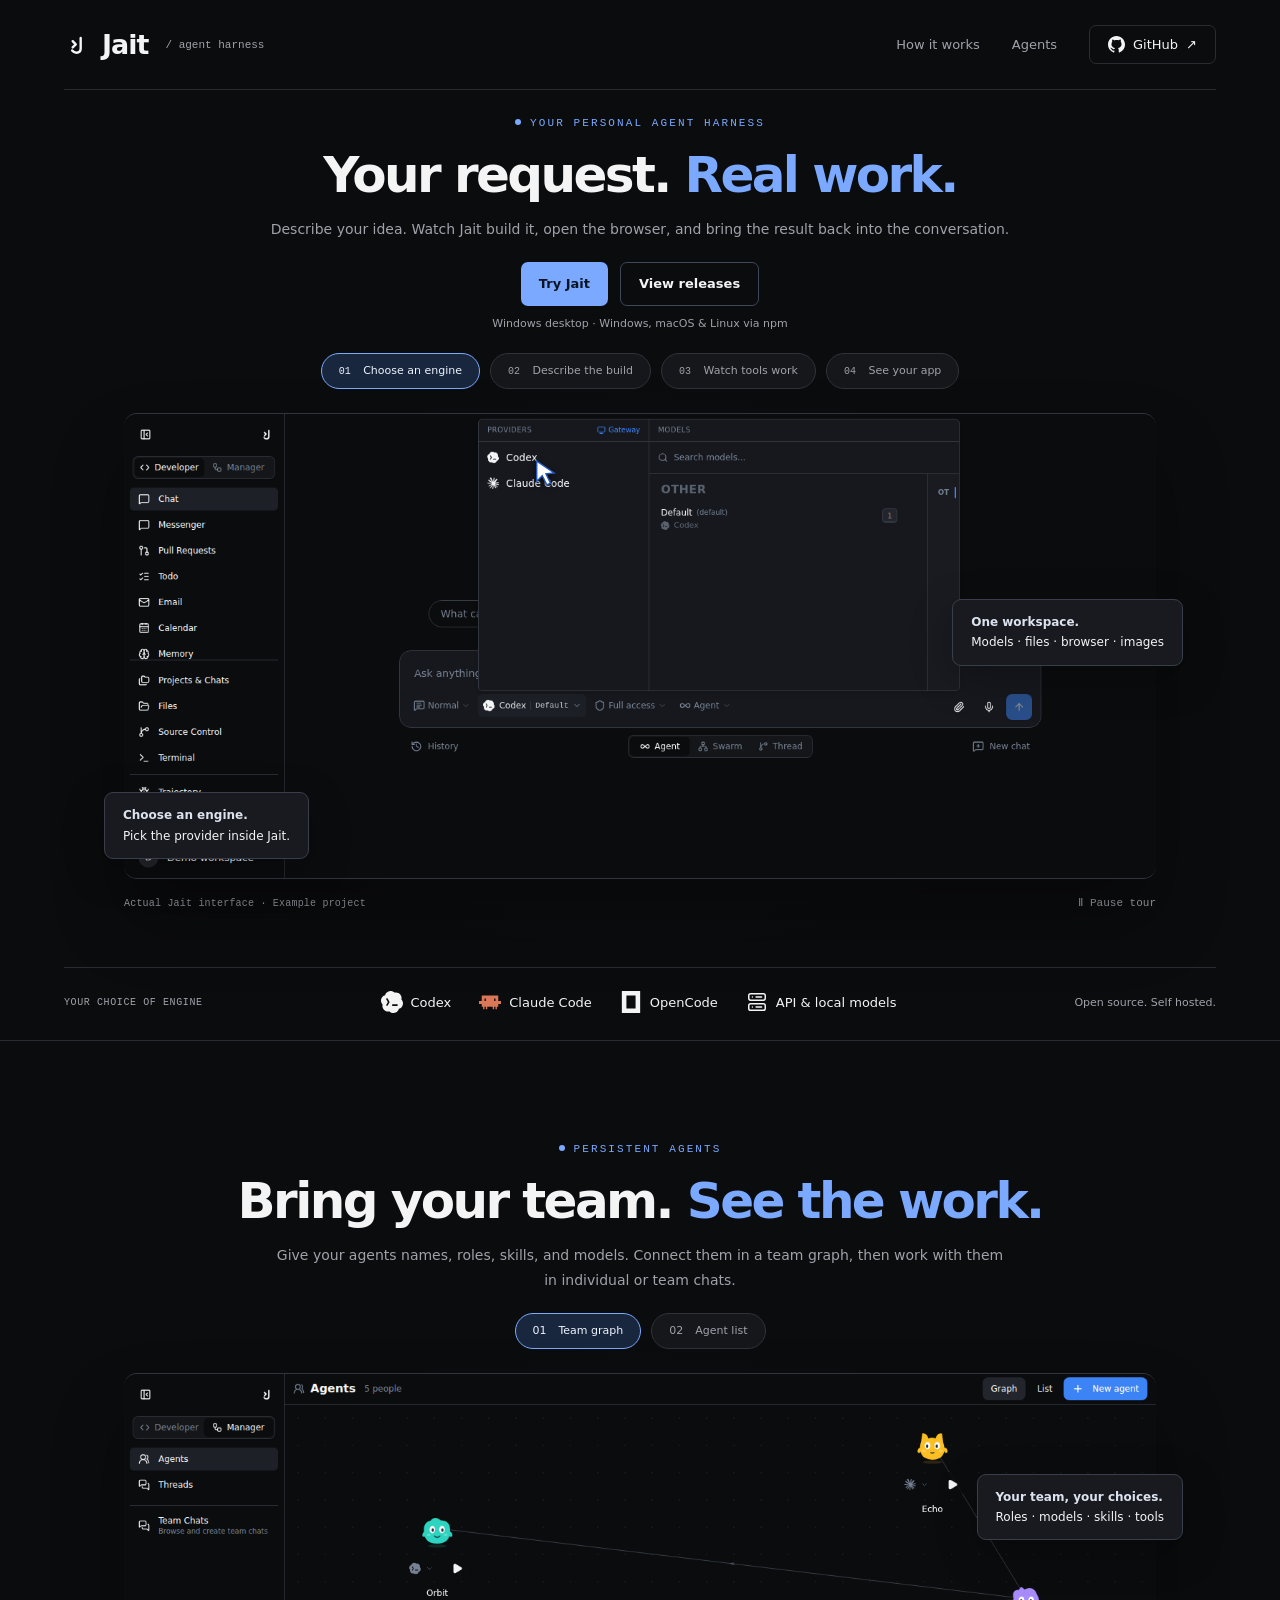
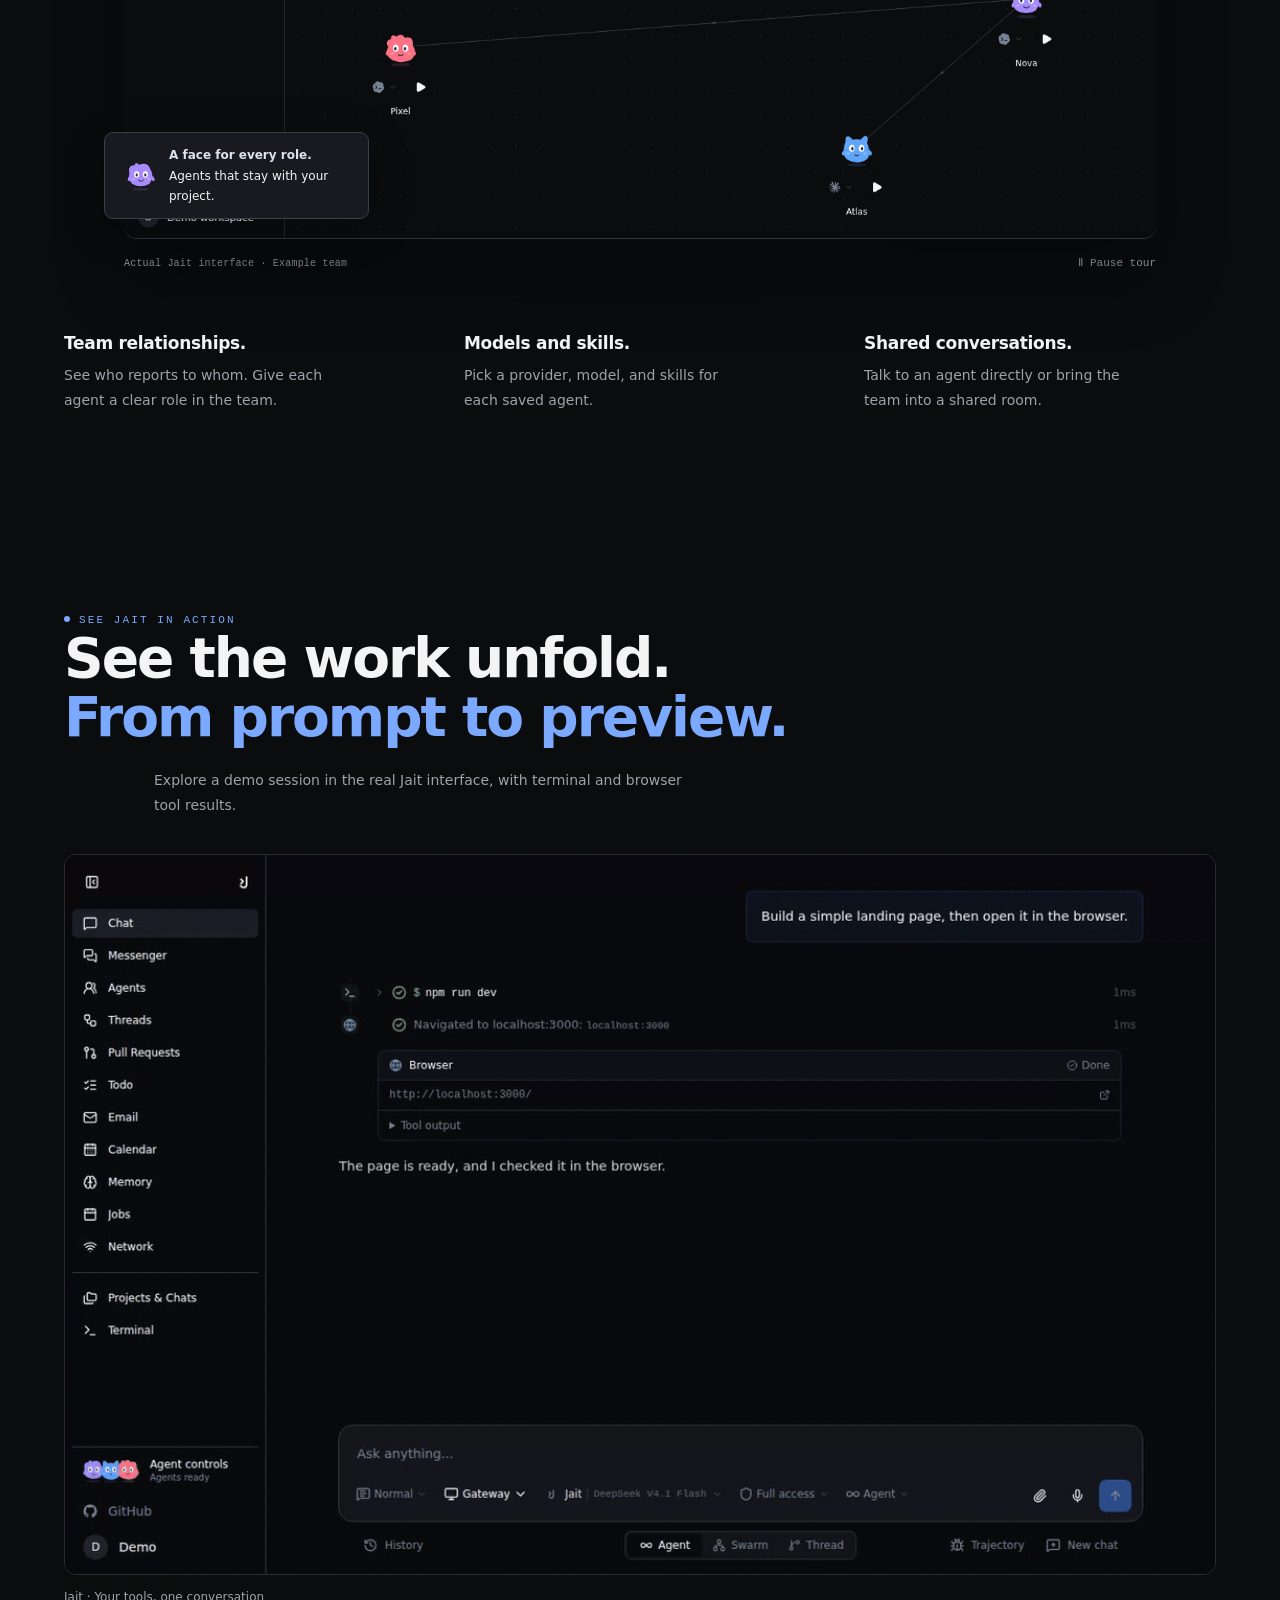
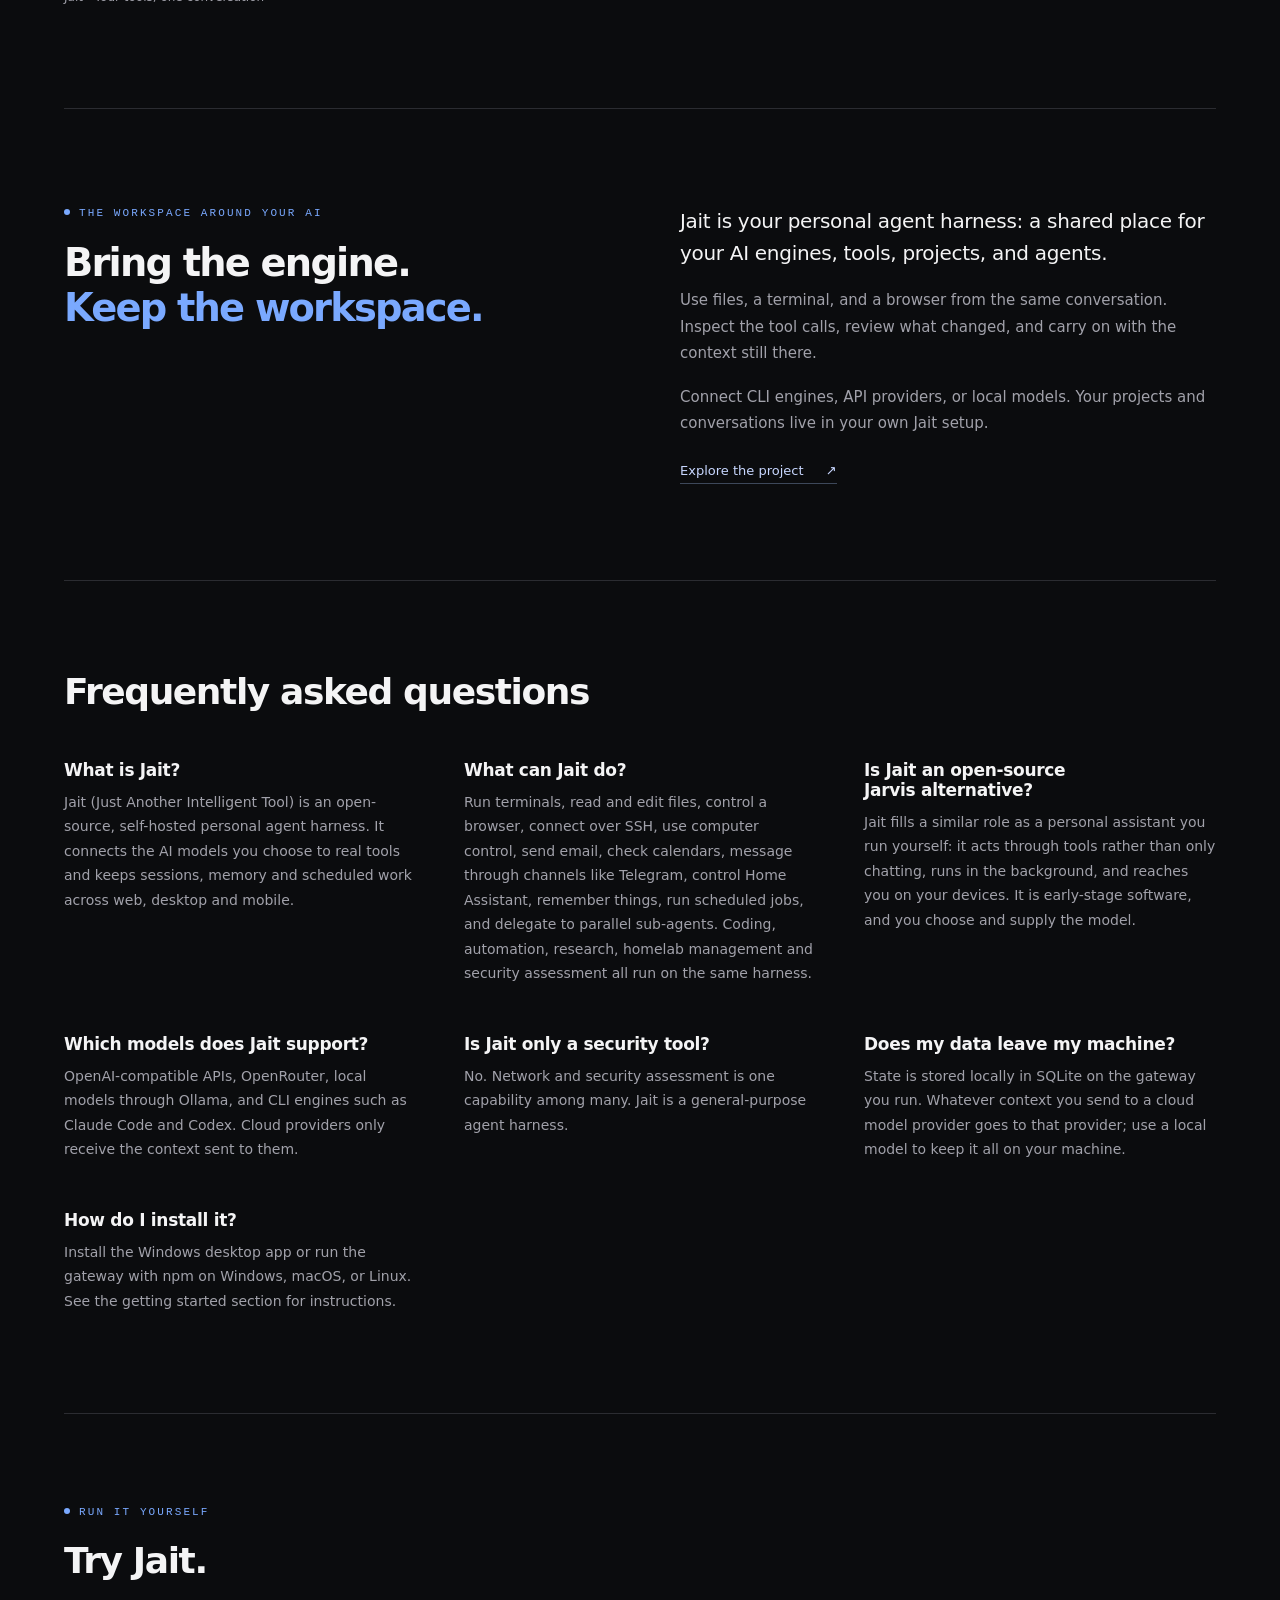
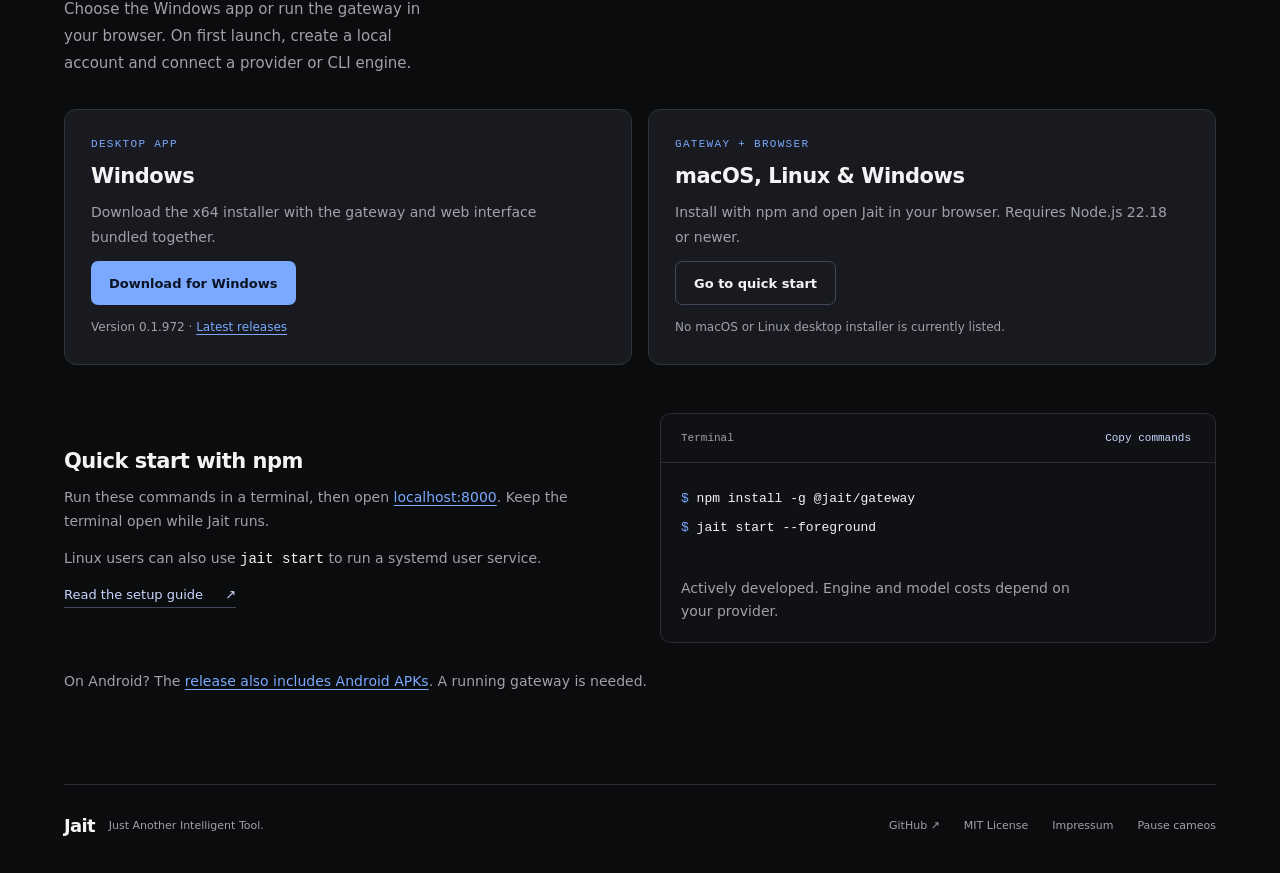
<file: index.html>
<!doctype html>
<html lang="en">
<head>
  <meta charset="utf-8">
  <meta name="viewport" content="width=device-width, initial-scale=1">
  <meta name="color-scheme" content="dark">
  <title>Jait — Your personal Agent harness. Open-source and self-hosted</title>
  <meta name="description" content="Jait is an open-source, self-hosted personal agent harness. Connect the AI models you choose to a terminal, files, browser, SSH, email, calendar, messaging, memory and scheduled jobs, with persistent agents and consent controls.">
  <meta name="keywords" content="agent harness, personal AI agent, self-hosted AI assistant, open source Jarvis alternative, AI agent framework, local-first AI, MCP, Claude Code, Codex, Ollama">
  <link rel="canonical" href="https://jait.dev/">
  <link rel="icon" href="/icon.svg" type="image/svg+xml">
  <link rel="apple-touch-icon" href="/apple-touch-icon.png">
  <meta name="robots" content="index, follow, max-image-preview:large">
  <meta property="og:site_name" content="Jait">
  <meta property="og:type" content="website">
  <meta property="og:url" content="https://jait.dev/">
  <meta property="og:title" content="Jait — Your personal Agent harness. Open-source and self-hosted">
  <meta property="og:description" content="Your personal Agent harness: bring your own models, give them real tools, and work with persistent agents. Open source. Self hosted.">
  <meta property="og:image" content="https://jait.dev/assets/jait-social.png?v=20261016-icons">
  <meta property="og:image:width" content="1200">
  <meta property="og:image:height" content="630">
  <meta property="og:image:alt" content="Jait's workspace with an interactive walkthrough of building and previewing a web page">
  <meta name="twitter:card" content="summary_large_image">
  <meta name="twitter:title" content="Jait — Your personal Agent harness. Open-source and self-hosted">
  <meta name="twitter:description" content="Your personal Agent harness. Open source, self-hosted: your models, real tools, persistent agents.">
  <meta name="twitter:image" content="https://jait.dev/assets/jait-social.png?v=20261016-icons">
  <link rel="stylesheet" href="/assets/site.css?v=20261115-install">
  <link rel="preload" href="/assets/walkthrough/desktop-01-engine.webp" as="image" media="(min-width: 641px)">
  <link rel="preload" href="/assets/walkthrough/mobile-01-engine.webp" as="image" media="(max-width: 640px)">
  <script type="application/ld+json">{"@context":"https://schema.org","@graph":[{"@type":"SoftwareApplication","name":"Jait","alternateName":["Just Another Intelligent Tool","Jait agent harness"],"url":"https://jait.dev/","applicationCategory":"DeveloperApplication","applicationSubCategory":"AI agent harness","operatingSystem":"Linux, macOS, Windows","description":"Jait is an open-source, self-hosted personal agent harness. Connect the AI models you choose to a terminal, files, browser, SSH, email, calendar, messaging, memory and scheduled jobs, with persistent agents and consent controls.","codeRepository":"https://github.com/Widev-e-U/Jait","license":"https://github.com/Widev-e-U/Jait/blob/main/LICENSE","isAccessibleForFree":true,"featureList":["Bring your own model: OpenAI-compatible, OpenRouter, Ollama, Claude Code, Codex","Terminal, filesystem and browser tools","SSH and computer control","Email, calendar, messaging and Home Assistant","Semantic memory, reminders and scheduled jobs","Persistent agents and parallel sub-agents","Per-action consent controls","Web, desktop and mobile clients"],"offers":{"@type":"Offer","price":"0","priceCurrency":"USD"}},{"@type":"WebSite","name":"Jait","url":"https://jait.dev/"},{"@type":"FAQPage","mainEntity":[{"@type":"Question","name":"What is Jait?","acceptedAnswer":{"@type":"Answer","text":"Jait (Just Another Intelligent Tool) is an open-source, self-hosted personal agent harness. It connects the AI models you choose to real tools and keeps sessions, memory and scheduled work across web, desktop and mobile."}},{"@type":"Question","name":"What can Jait do?","acceptedAnswer":{"@type":"Answer","text":"Run terminals, read and edit files, control a browser, connect over SSH, use computer control, send email, check calendars, message through channels like Telegram, control Home Assistant, remember things, run scheduled jobs, and delegate to parallel sub-agents. Coding, automation, research, homelab management and security assessment all run on the same harness."}},{"@type":"Question","name":"Is Jait an open-source Jarvis alternative?","acceptedAnswer":{"@type":"Answer","text":"Jait fills a similar role as a personal assistant you run yourself: it acts through tools rather than only chatting, runs in the background, and reaches you on your devices. It is early-stage software, and you choose and supply the model."}},{"@type":"Question","name":"Which models does Jait support?","acceptedAnswer":{"@type":"Answer","text":"OpenAI-compatible APIs, OpenRouter, local models through Ollama, and CLI engines such as Claude Code and Codex. Cloud providers only receive the context sent to them."}},{"@type":"Question","name":"Is Jait only a security tool?","acceptedAnswer":{"@type":"Answer","text":"No. Network and security assessment is one capability among many. Jait is a general-purpose agent harness."}},{"@type":"Question","name":"Does my data leave my machine?","acceptedAnswer":{"@type":"Answer","text":"State is stored locally in SQLite on the gateway you run. Whatever context you send to a cloud model provider goes to that provider; use a local model to keep it all on your machine."}},{"@type":"Question","name":"How do I install it?","acceptedAnswer":{"@type":"Answer","text":"Install the Windows desktop app or run the gateway with npm on Windows, macOS, or Linux. See the getting started section for instructions."}}]}]}</script>
  <script src="/assets/site.js?v=20261115-install" defer></script>
  <script src="/assets/agent-cameos.js?v=20261016-cameo-frequency" defer></script>
</head>
<body>
  <a class="skip-link" href="#main">Skip to content</a>
  <header class="site-header">
    <nav class="nav content" aria-label="Main navigation">
      <a class="brand" href="/" aria-label="Jait home"><svg viewBox="0 0 1024 1024" aria-hidden="true"><path d="M318 372 430 486 318 600M610 258V642C610 734 549 796 455 796 393 796 338 766 299 715" fill="none" stroke="currentColor" stroke-width="88" stroke-linecap="round" stroke-linejoin="round"/></svg><span>Jait</span><span class="brand-note">/ agent harness</span></a>
      <div class="nav-links"><a href="#how">How it works</a><a href="#agents">Agents</a><a class="github-link" href="https://github.com/Widev-e-U/Jait"><svg class="github-icon" aria-hidden="true" focusable="false" fill="currentColor" xmlns="http://www.w3.org/2000/svg" width="16" height="16" viewBox="0 0 16 16"><path d="M6.766 11.328c-2.063-.25-3.516-1.734-3.516-3.656 0-.781.281-1.625.75-2.188-.203-.515-.172-1.609.063-2.062.625-.078 1.468.25 1.968.703.594-.187 1.219-.281 1.985-.281.765 0 1.39.094 1.953.265.484-.437 1.344-.765 1.969-.687.218.422.25 1.515.046 2.047.5.593.766 1.39.766 2.203 0 1.922-1.453 3.375-3.547 3.64.531.344.89 1.094.89 1.954v1.625c0 .468.391.734.86.547C13.781 14.359 16 11.53 16 8.03 16 3.61 12.406 0 7.984 0 3.563 0 0 3.61 0 8.031a7.88 7.88 0 0 0 5.172 7.422c.422.156.828-.125.828-.547v-1.25c-.219.094-.5.156-.75.156-1.031 0-1.64-.562-2.078-1.609-.172-.422-.36-.672-.719-.719-.187-.015-.25-.093-.25-.187 0-.188.313-.328.625-.328.453 0 .844.281 1.25.86.313.452.64.655 1.031.655s.641-.14 1-.5c.266-.265.47-.5.657-.656"/></svg><span>GitHub</span><span aria-hidden="true">↗</span></a></div>
    </nav>
  </header>
  <main id="main">
    <section class="hero" id="how" aria-labelledby="hero-title">
      <div class="section-intro">
        <p class="eyebrow">Your personal Agent harness</p>
        <h1 id="hero-title"><span>Your request.</span> <span class="accent">Real work.</span></h1>
        <p class="description">Describe your idea. Watch Jait build it, open the browser, and bring the result back into the conversation.</p>
        <div class="hero-actions"><a class="primary-action" href="#get-started">Try Jait</a><a class="secondary-action" href="https://github.com/Widev-e-U/Jait/releases/latest">View releases</a></div>
        <p class="hero-platforms">Windows desktop · Windows, macOS &amp; Linux via npm</p>
      </div>
      <div class="tour-controls">
        <div class="tabs" role="tablist" aria-label="Walkthrough steps">
          <button class="tab active" id="tour-step-0" role="tab" aria-selected="true" aria-controls="tour-panel" data-step="0"><span class="step-number">01</span> Choose an engine</button>
          <button class="tab" id="tour-step-1" role="tab" aria-selected="false" aria-controls="tour-panel" tabindex="-1" data-step="1"><span class="step-number">02</span> Describe the build</button>
          <button class="tab" id="tour-step-2" role="tab" aria-selected="false" aria-controls="tour-panel" tabindex="-1" data-step="2"><span class="step-number">03</span> Watch tools work</button>
          <button class="tab" id="tour-step-3" role="tab" aria-selected="false" aria-controls="tour-panel" tabindex="-1" data-step="3"><span class="step-number">04</span> See your app</button>
        </div>
      </div>
      <div class="demo tour-demo" id="tour-panel" role="tabpanel" aria-labelledby="tour-step-0">
        <div class="media-window">
          <button class="image-button" id="tour-expand" aria-label="Enlarge the Jait walkthrough image">
            <picture><source id="tour-mobile" media="(max-width: 640px)" srcset="/assets/walkthrough/mobile-01-engine.webp"><img id="tour-image" src="/assets/walkthrough/desktop-01-engine.webp" width="1440" height="650" alt="Jait's provider picker, with Codex and Claude Code available" fetchpriority="high"></picture>
          </button>
          <svg class="demo-pointer" viewBox="0 0 24 30" aria-hidden="true"><path d="M3 2V24L9 18L14 28L18 26L13 16L22 15Z" fill="white" stroke="#2358ba" stroke-width="1.5"/></svg>
        </div>
        <div class="annotations" aria-hidden="true">
          <div class="annotation annotation-left"><strong id="tour-caption-title">Choose an engine.</strong><span id="tour-caption">Pick the provider inside Jait.</span></div>
          <div class="annotation annotation-right"><strong id="tour-note-title">One workspace.</strong><span id="tour-note">Models · files · browser · images</span></div>
        </div>
        <div class="media-meta"><span>Actual Jait interface · Example project</span><button class="playback" id="tour-play" aria-label="Pause walkthrough">Ⅱ <span>Pause tour</span></button></div>
      </div>
      <div class="providers content"><span class="small-label">Your choice of engine</span><ul aria-label="Supported engine options"><li><svg data-provider-icon="Codex" viewBox="0 0 24 24" fill="currentColor" fill-rule="evenodd" aria-hidden="true" focusable="false"><path d="M8.086.457a6.105 6.105 0 013.046-.415c1.333.153 2.521.72 3.564 1.7a.117.117 0 00.107.029c1.408-.346 2.762-.224 4.061.366l.063.03.154.076c1.357.703 2.33 1.77 2.918 3.198.278.679.418 1.388.421 2.126a5.655 5.655 0 01-.18 1.631.167.167 0 00.04.155 5.982 5.982 0 011.578 2.891c.385 1.901-.01 3.615-1.183 5.14l-.182.22a6.063 6.063 0 01-2.934 1.851.162.162 0 00-.108.102c-.255.736-.511 1.364-.987 1.992-1.199 1.582-2.962 2.462-4.948 2.451-1.583-.008-2.986-.587-4.21-1.736a.145.145 0 00-.14-.032c-.518.167-1.04.191-1.604.185a5.924 5.924 0 01-2.595-.622 6.058 6.058 0 01-2.146-1.781c-.203-.269-.404-.522-.551-.821a7.74 7.74 0 01-.495-1.283 6.11 6.11 0 01-.017-3.064.166.166 0 00.008-.074.115.115 0 00-.037-.064 5.958 5.958 0 01-1.38-2.202 5.196 5.196 0 01-.333-1.589 6.915 6.915 0 01.188-2.132c.45-1.484 1.309-2.648 2.577-3.493.282-.188.55-.334.802-.438.286-.12.573-.22.861-.304a.129.129 0 00.087-.087A6.016 6.016 0 015.635 2.31C6.315 1.464 7.132.846 8.086.457zm-.804 7.85a.848.848 0 00-1.473.842l1.694 2.965-1.688 2.848a.849.849 0 001.46.864l1.94-3.272a.849.849 0 00.007-.854l-1.94-3.393zm5.446 6.24a.849.849 0 000 1.695h4.848a.849.849 0 000-1.696h-4.848z"/></svg><span>Codex</span></li><li><svg data-provider-icon="ClaudeCode" viewBox="0 0 24 24" fill="currentColor" fill-rule="evenodd" aria-hidden="true" focusable="false" style="color:#d97757"><path d="M20.998 10.949H24v3.102h-3v3.028h-1.487V20H18v-2.921h-1.487V20H15v-2.921H9V20H7.488v-2.921H6V20H4.487v-2.921H3V14.05H0V10.95h3V5h17.998v5.949zM6 10.949h1.488V8.102H6v2.847zm10.51 0H18V8.102h-1.49v2.847z"/></svg><span>Claude Code</span></li><li><svg data-provider-icon="OpenCode" viewBox="0 0 24 24" fill="currentColor" fill-rule="evenodd" aria-hidden="true" focusable="false"><path d="M22 24H2V0h20zM17 4.8H7v14.4h10z"/></svg><span>OpenCode</span></li><li><svg viewBox="0 0 24 24" fill="none" stroke="currentColor" stroke-width="1.6" stroke-linecap="round" stroke-linejoin="round" aria-hidden="true" focusable="false"><rect x="3" y="3" width="18" height="7" rx="2"/><rect x="3" y="14" width="18" height="7" rx="2"/><path d="M7 6.5h.01M7 17.5h.01M11 6.5h6M11 17.5h6"/></svg><span>API &amp; local models</span></li></ul><span class="provider-footnote">Open source. Self hosted.</span></div>
    </section>
    <section class="agents-section" id="agents" aria-labelledby="agents-title">
      <div class="section-intro">
        <p class="eyebrow">Persistent agents</p>
        <h2 id="agents-title"><span>Bring your team.</span> <span class="accent">See the work.</span></h2>
        <p class="description">Give your agents names, roles, skills, and models. Connect them in a team graph, then work with them in individual or team chats.</p>
      </div>
      <div class="tabs agent-tabs" role="tablist" aria-label="Agent views">
        <button class="tab active" id="agents-graph" role="tab" aria-selected="true" aria-controls="agents-panel" data-agent-view="graph">01 <span>Team graph</span></button>
        <button class="tab" id="agents-list" role="tab" aria-selected="false" aria-controls="agents-panel" tabindex="-1" data-agent-view="list">02 <span>Agent list</span></button>
      </div>
      <div class="demo agent-demo" id="agents-panel" role="tabpanel" aria-labelledby="agents-graph">
        <div class="media-window">
          <button class="image-button" id="agents-expand" aria-label="Enlarge the Jait agent graph">
            <picture><source id="agents-mobile" media="(max-width: 640px)" srcset="/assets/agents/mobile-graph.webp"><img id="agents-image" src="/assets/agents/wide-graph.webp" width="1440" height="650" alt="Jait's agent graph with five agents and their team relationships" loading="lazy"></picture>
          </button>
        </div>
        <div class="annotations" aria-hidden="true">
          <div class="annotation annotation-left"><span class="agent-avatar" id="agent-avatar"><svg viewBox="0 0 100 100" class="creature" aria-hidden="true"><ellipse cx="50" cy="87" rx="24" ry="4" fill="#a78bfa" opacity=".14"/><g class="agent-creature-body"><path d="M18 42 Q12 20 32 20 Q35 8 45 19 Q68 9 76 31 Q89 51 73 72 Q49 85 26 72 Q13 63 18 42Z" fill="#a78bfa"/><path d="M25 57 Q18 51 17 60 M75 57 Q83 51 84 60" fill="none" stroke="#a78bfa" stroke-width="8" stroke-linecap="round"/><ellipse cx="29" cy="59" rx="5" ry="3" fill="#fff" opacity=".25"/><ellipse cx="71" cy="59" rx="5" ry="3" fill="#fff" opacity=".25"/><g class="agent-creature-eyes"><ellipse cx="38" cy="46" rx="7" ry="9" fill="#fff"/><ellipse cx="62" cy="46" rx="7" ry="9" fill="#fff"/><ellipse cx="38" cy="47" rx="3" ry="4.5" fill="#243047"/><ellipse cx="62" cy="47" rx="3" ry="4.5" fill="#243047"/></g><path d="M43 62 Q50 69 57 62" fill="none" stroke="#243047" stroke-width="2.5" stroke-linecap="round"/></g></svg></span><div><strong>A face for every role.</strong><span>Agents that stay with your project.</span></div></div>
          <div class="annotation annotation-right"><strong>Your team, your choices.</strong><span>Roles · models · skills · tools</span></div>
        </div>
        <div class="media-meta"><span>Actual Jait interface · Example team</span><button class="playback" id="agents-play" aria-label="Pause agent tour">Ⅱ <span>Pause tour</span></button></div>
      </div>
      <div class="agent-details content"><div><h3>Team relationships.</h3><p>See who reports to whom. Give each agent a clear role in the team.</p></div><div><h3>Models and skills.</h3><p>Pick a provider, model, and skills for each saved agent.</p></div><div><h3>Shared conversations.</h3><p>Talk to an agent directly or bring the team into a shared room.</p></div></div>
    </section>
    <section class="browser-section content" aria-labelledby="browser-title">
      <div class="browser-heading"><p class="eyebrow">See Jait in action</p><h2 id="browser-title">See the work unfold.<br><span class="accent">From prompt to preview.</span></h2><p class="description">Explore a demo session in the real Jait interface, with terminal and browser tool results.</p></div>
      <div class="browser-recording"><picture><source srcset="/assets/browser/jait-session-still.webp" media="(prefers-reduced-motion: reduce)"><img src="/assets/browser/jait-session.gif" width="1100" height="688" loading="lazy" alt="Recorded Jait interface showing mock terminal and browser tool results and the Ollama model picker"></picture></div>
      <p class="browser-caption">Jait · Your tools, one conversation</p>
    </section>
    <section class="workspace-section content" aria-labelledby="workspace-title">
      <div class="workspace-heading"><p class="eyebrow">The workspace around your AI</p><h2 id="workspace-title">Bring the engine.<br><span class="accent">Keep the workspace.</span></h2></div>
      <div class="workspace-copy"><p class="lead">Jait is your personal agent harness: a shared place for your AI engines, tools, projects, and agents.</p><p>Use files, a terminal, and a browser from the same conversation. Inspect the tool calls, review what changed, and carry on with the context still there.</p><p>Connect CLI engines, API providers, or local models. Your projects and conversations live in your own Jait setup.</p><a class="text-link" href="https://github.com/Widev-e-U/Jait#readme">Explore the project <span aria-hidden="true">↗</span></a></div>
    </section>
    <section class="agent-details content faq-section" id="faq" aria-labelledby="faq-title">
      <h2 id="faq-title">Frequently asked questions</h2>
      <div><h3>What is Jait?</h3><p>Jait (Just Another Intelligent Tool) is an open-source, self-hosted personal agent harness. It connects the AI models you choose to real tools and keeps sessions, memory and scheduled work across web, desktop and mobile.</p></div><div><h3>What can Jait do?</h3><p>Run terminals, read and edit files, control a browser, connect over SSH, use computer control, send email, check calendars, message through channels like Telegram, control Home Assistant, remember things, run scheduled jobs, and delegate to parallel sub-agents. Coding, automation, research, homelab management and security assessment all run on the same harness.</p></div><div><h3>Is Jait an open-source Jarvis alternative?</h3><p>Jait fills a similar role as a personal assistant you run yourself: it acts through tools rather than only chatting, runs in the background, and reaches you on your devices. It is early-stage software, and you choose and supply the model.</p></div><div><h3>Which models does Jait support?</h3><p>OpenAI-compatible APIs, OpenRouter, local models through Ollama, and CLI engines such as Claude Code and Codex. Cloud providers only receive the context sent to them.</p></div><div><h3>Is Jait only a security tool?</h3><p>No. Network and security assessment is one capability among many. Jait is a general-purpose agent harness.</p></div><div><h3>Does my data leave my machine?</h3><p>State is stored locally in SQLite on the gateway you run. Whatever context you send to a cloud model provider goes to that provider; use a local model to keep it all on your machine.</p></div><div><h3>How do I install it?</h3><p>Install the Windows desktop app or run the gateway with npm on Windows, macOS, or Linux. See the getting started section for instructions.</p></div>
    </section>
    <section class="start-section content" id="get-started" aria-labelledby="start-title">
      <div class="start-heading"><p class="eyebrow">Run it yourself</p><h2 id="start-title">Try Jait.</h2><p class="description">Choose the Windows app or run the gateway in your browser. On first launch, create a local account and connect a provider or CLI engine.</p></div>
      <div class="download-grid">
        <div class="download-card"><p class="card-label">Desktop app</p><h3>Windows</h3><p>Download the x64 installer with the gateway and web interface bundled together.</p><a class="primary-action" href="https://github.com/Widev-e-U/Jait/releases/download/v0.1.972/Jait_0.1.972_x64-setup.exe">Download for Windows</a><p class="release-note">Version 0.1.972 · <a href="https://github.com/Widev-e-U/Jait/releases/latest">Latest releases</a></p></div>
        <div class="download-card"><p class="card-label">Gateway + browser</p><h3>macOS, Linux &amp; Windows</h3><p>Install with npm and open Jait in your browser. Requires Node.js 22.18 or newer.</p><a class="secondary-action" href="#quick-start">Go to quick start</a><p class="release-note">No macOS or Linux desktop installer is currently listed.</p></div>
      </div>
      <div class="quick-start" id="quick-start"><div><h3>Quick start with npm</h3><p>Run these commands in a terminal, then open <a href="http://localhost:8000">localhost:8000</a>. Keep the terminal open while Jait runs.</p><p>Linux users can also use <code>jait start</code> to run a systemd user service.</p><a class="text-link" href="https://github.com/Widev-e-U/Jait#install">Read the setup guide <span aria-hidden="true">↗</span></a></div>
      <div class="install"><div class="install-header"><span>Terminal</span><button id="copy-install" type="button">Copy commands</button></div><pre><code><span class="prompt" aria-hidden="true">$ </span>npm install -g @jait/gateway
<span class="prompt" aria-hidden="true">$ </span>jait start --foreground</code></pre><p>Actively developed. Engine and model costs depend on your provider.</p><span class="sr-only" id="copy-status" role="status"></span></div></div>
      <p class="mobile-release">On Android? The <a href="https://github.com/Widev-e-U/Jait/releases/tag/v0.1.972">release also includes Android APKs</a>. A running gateway is needed.</p>
    </section>
  </main>
  <footer class="footer content"><div><a class="footer-brand" href="/">Jait</a><span>Just Another Intelligent Tool.</span></div><div class="footer-links"><a href="https://github.com/Widev-e-U/Jait">GitHub ↗</a><a href="https://github.com/Widev-e-U/Jait/blob/main/LICENSE">MIT License</a><a href="https://widev.at">Impressum</a></div></footer>
  <dialog class="image-dialog" id="image-dialog" aria-label="Enlarged Jait interface"><div class="dialog-toolbar"><span id="dialog-title">Jait workspace</span><button id="dialog-close" aria-label="Close enlarged image">Close <span aria-hidden="true">×</span></button></div><div class="dialog-image-wrap"><img id="dialog-image" alt=""></div><p>Scroll to inspect · Escape to close</p></dialog>
</body>
</html>
</file>
<file: assets/site.css>
:root{color-scheme:dark;--bg:#0b0c0e;--fg:#f4f4f5;--muted:#a1a1aa;--accent:#7aa9ff;--line:#2b2c31;--panel:#181a1f;font-family:Inter,ui-sans-serif,system-ui,-apple-system,BlinkMacSystemFont,"Segoe UI",sans-serif;font-synthesis:none;-webkit-font-smoothing:antialiased}
*{box-sizing:border-box}html{scroll-behavior:smooth;scroll-padding-top:28px}body{margin:0;background:var(--bg);color:var(--fg)}button,a{-webkit-tap-highlight-color:transparent}button{font:inherit;color:inherit}button,a{touch-action:manipulation}a{color:inherit;text-decoration:none}button{cursor:pointer}button:disabled{cursor:default}p{line-height:1.75;text-wrap:pretty}h1,h2,h3,p{margin:0}h1,h2,h3{text-wrap:balance}button:focus-visible,a:focus-visible{outline:2px solid var(--accent);outline-offset:5px}.content{width:calc(100% - 128px);max-width:1152px;margin-inline:auto}.accent{color:var(--accent)}.skip-link{position:fixed;top:8px;left:8px;z-index:20;transform:translateY(-200%);padding:12px;background:var(--fg);color:var(--bg);border-radius:6px}.skip-link:focus{transform:none}.sr-only{position:absolute;width:1px;height:1px;padding:0;margin:-1px;overflow:hidden;clip:rect(0,0,0,0);white-space:nowrap;border:0}
.nav{height:90px;display:flex;align-items:center;justify-content:space-between;border-bottom:1px solid var(--line);gap:24px}.brand{display:flex;align-items:center;gap:10px;font-size:27px;font-weight:650;letter-spacing:-1px;flex-shrink:0}.brand svg{width:28px;height:28px}.brand-note{font:11px ui-monospace,monospace;letter-spacing:0;color:var(--muted);margin-left:7px}.nav-links{display:flex;align-items:center;gap:32px;font-size:13px;color:var(--muted)}.nav-links a:hover,.footer a:hover,.text-link:hover{color:var(--accent)}.github-link{border:1px solid var(--line);padding:10px 18px;border-radius:7px;color:var(--fg)}
.hero{padding-top:25px}.section-intro{text-align:center;padding-inline:24px;margin-inline:auto;max-width:1140px}.eyebrow{font:11px/1.5 ui-monospace,monospace;letter-spacing:2.1px;color:var(--accent);text-transform:uppercase}.eyebrow:before{content:"";width:6px;height:6px;background:currentColor;display:inline-block;margin:0 9px 1px 0;border-radius:50%}h1,.agents-section h2{font-size:50px;letter-spacing:-2.6px;line-height:1.12;font-weight:600;margin:15px 0 14px}h1>span,.agents-section h2>span{display:inline-block;white-space:nowrap}.description{font-size:14px;line-height:1.8;color:var(--muted);max-width:800px;margin-inline:auto}.tabs{display:flex;gap:10px;justify-content:center;flex-wrap:wrap;margin:20px auto 0;padding:0 20px}.tab{border:1px solid #344056;background:#172034;color:#a4b1cb;padding:9px 17px;border-radius:25px;font-size:11px;line-height:1.4;min-height:36px;transition:background .2s,border-color .2s,color .2s}.tab .step-number{font-family:ui-monospace,monospace;margin-right:9px;font-size:10px}.tab.active{border-color:var(--accent);color:#ecf1ff;background:#263455}.tab:hover{border-color:var(--accent)}.agent-tabs .tab{display:flex;gap:12px;align-items:center;justify-content:center}
.demo{width:calc(100% - 128px);max-width:1032px;position:relative;margin:24px auto 0;perspective:1400px}.demo:before{content:"";position:absolute;inset:-60px 0;background:radial-gradient(ellipse,#5177d51c,transparent 68%);pointer-events:none;z-index:-1}.media-window{position:relative;aspect-ratio:1440/650;overflow:hidden;border-block:1px solid #3b4963;border-radius:13px;background:#0a0c0f;box-shadow:0 40px 70px #0005;transform-origin:50% 20%}.demo.in-view.is-playing .media-window{animation:lift 12s ease-in-out infinite}.image-button{display:block;border:0;padding:0;background:none;width:100%;height:100%;overflow:hidden;border-radius:inherit}.image-button picture{display:block;width:100%;height:100%}.image-button img{display:block;width:100%;height:100%;object-fit:cover}.demo-pointer{position:absolute;z-index:2;width:22px;height:28px;left:0;top:0;pointer-events:none;filter:drop-shadow(0 2px 3px #0008)}.annotation{position:absolute;z-index:3;padding:12px 18px;background:var(--panel);border:1px solid #4a6290;border-radius:9px;box-shadow:0 12px 40px #0004;font-size:12px;line-height:1.7;pointer-events:none;max-width:310px}.annotation strong{display:block;color:#c8d7ff;font-weight:600;font-size:12px}.annotation-left{bottom:56px;left:-20px;max-width:300px}.annotation-right{top:37%;right:-27px}.demo.in-view.is-playing .annotation{animation:float 8s ease-in-out infinite}.demo.in-view.is-playing .annotation-right{animation-delay:-4s}.media-meta{display:flex;justify-content:space-between;align-items:center;gap:12px;margin-top:12px;min-height:24px;color:var(--muted);font:10px/1.5 ui-monospace,monospace;letter-spacing:.2px}.playback{border:0;background:none;padding:4px 0 4px 12px;font:11px/1.5 ui-monospace,monospace;white-space:nowrap;letter-spacing:0;color:var(--muted)}.playback:hover{color:var(--fg)}.providers{display:flex;align-items:center;justify-content:space-between;gap:24px;border-top:1px solid var(--line);padding:23px 0;margin-top:52px;color:var(--muted);font-size:11px}.small-label{font:10px ui-monospace,monospace;text-transform:uppercase;letter-spacing:.6px}.providers ul{display:flex;gap:28px;align-items:center;list-style:none;padding:0;margin:0;font-size:13px;color:var(--fg)}.providers li{white-space:nowrap}.provider-footnote{white-space:nowrap}
.agents-section{padding:100px 0 0;border-top:1px solid var(--line);margin-top:4px}.agents-section .description{max-width:740px}.agent-avatar{display:block;width:36px;height:36px;flex-shrink:0}.agent-avatar svg{width:100%;height:100%;overflow:visible}.agent-demo .annotation-right{top:20%}.agent-demo .annotation-left{display:flex;align-items:center;gap:10px;max-width:265px}.agent-details{display:grid;grid-template-columns:repeat(3,1fr);gap:48px;padding-top:58px;padding-bottom:100px}.agent-details h3{font-size:17px;letter-spacing:-.3px;font-weight:550;margin:0 0 10px}.agent-details p{font-size:14px;color:var(--muted);max-width:290px}.workspace-section{border-top:1px solid var(--line);padding:96px 0;display:grid;grid-template-columns:1fr 1fr;gap:80px}.workspace-section h2 .accent{white-space:nowrap;display:inline-block}.workspace-section>*{min-width:0}.workspace-section h2{font-size:clamp(34px,3vw,42px);font-weight:550;letter-spacing:-1.8px;line-height:1.18;margin-top:18px}.workspace-copy p{font-size:15px;color:var(--muted);margin-bottom:18px}.workspace-copy .lead{font-size:20px;line-height:1.6;letter-spacing:-.3px;color:var(--fg)}.text-link{display:inline-block;font-size:13px;color:#c8d7ff;border-bottom:1px solid #4a6290;padding-bottom:5px;margin-top:8px}.text-link span{margin-left:18px}.start-section{border-top:1px solid var(--line);padding:90px 0;display:grid;grid-template-columns:1fr 1fr;gap:70px;align-items:center}.start-section h2{font-size:36px;font-weight:550;letter-spacing:-1.4px;margin:18px 0 14px;line-height:1.2}.start-section .description{max-width:390px;margin:0 0 14px;font-size:15px}.install{border:1px solid var(--line);border-radius:10px;background:#0c111d;min-width:0}.install-header{padding:14px 20px;border-bottom:1px solid var(--line);display:flex;justify-content:space-between;align-items:center;color:var(--muted);font:11px ui-monospace,monospace}.install-header button{background:none;border:0;font:11px ui-monospace,monospace;color:#c8d7ff;padding:4px}.install pre{font:13px/2.2 ui-monospace,monospace;margin:0;padding:22px 20px;overflow-x:auto;white-space:pre}.prompt{color:var(--accent)}.install>p{font-size:11px;color:var(--muted);line-height:1.7;padding:0 20px 18px;max-width:450px}.footer{border-top:1px solid var(--line);padding:30px 0 36px;display:flex;justify-content:space-between;gap:30px;font-size:11px;color:var(--muted)}.footer>div:first-child{display:flex;align-items:center;gap:14px}.footer-brand{font-size:18px;font-weight:600;letter-spacing:-.7px;color:var(--fg)}.footer-links{display:flex;align-items:center;gap:24px}
.image-dialog{border:1px solid #3b4963;border-radius:12px;background:#0a0c10;color:var(--fg);padding:0;max-width:calc(100vw - 32px);width:1440px;max-height:calc(100dvh - 32px)}.image-dialog::backdrop{background:#030710de;backdrop-filter:blur(5px)}.dialog-toolbar{display:flex;align-items:center;justify-content:space-between;gap:20px;padding:14px 18px;border-bottom:1px solid var(--line);font-size:13px}.dialog-toolbar button{border:1px solid var(--line);border-radius:5px;padding:6px 12px;background:var(--bg);font-size:12px}.dialog-toolbar button span{margin-left:12px}.dialog-image-wrap{overflow:auto;max-height:calc(100dvh - 155px);background:#090b0f}.dialog-image-wrap img{display:block;width:100%;height:auto}.image-dialog>p{padding:10px 18px;font:10px/1.6 ui-monospace,monospace;color:var(--muted)}
@keyframes lift{0%,100%{transform:rotateX(2deg) translateY(3px)}50%{transform:rotateX(0) translateY(-3px)}}@keyframes float{0%,100%{transform:translateY(0)}50%{transform:translateY(-7px)}}
@media(max-width:1000px){.content{width:calc(100% - 64px)}.demo{width:calc(100% - 96px)}.annotation{padding:10px 13px;font-size:11px;max-width:245px}.annotation strong{font-size:11px}.annotation-right{right:-20px}.annotation-left{left:-20px}.providers{flex-wrap:wrap}.provider-footnote{display:none}.agent-details{gap:30px}.workspace-section,.start-section{gap:40px}.install pre{font-size:12px}}
@media(max-width:900px){.brand-note{display:none}.nav-links{gap:22px}.section-intro .description{max-width:620px}.providers{justify-content:center;gap:18px}.providers ul{gap:20px}.agent-details{gap:24px}.workspace-section{gap:32px;grid-template-columns:1fr}.workspace-section h2{font-size:35px}.workspace-copy .lead{font-size:18px}.start-section{grid-template-columns:1fr;gap:32px}.start-section .description{max-width:none}}
@media(max-width:640px){.content{width:calc(100% - 40px)}.nav{height:76px;gap:12px}.brand{font-size:25px;gap:6px}.brand svg{width:25px;height:25px}.nav-links{gap:17px;font-size:12px}.nav-links a:first-child{display:none}.github-link{padding:8px 12px}.hero{padding-top:34px}.section-intro{padding-inline:20px}.eyebrow{font-size:9px;letter-spacing:1.6px}h1{font-size:clamp(36px,10.4vw,50px);letter-spacing:-1.8px;margin:17px 0 16px;line-height:1.1}h1>span,.agents-section h2>span{display:block}.description{font-size:14px;line-height:1.8;max-width:370px}.tabs{display:grid;grid-template-columns:1fr 1fr;gap:8px;padding:0;width:calc(100% - 40px);margin-top:23px}.tab{min-height:44px;padding:10px 6px;font-size:11px;text-align:center;border-radius:7px}.tab .step-number{margin-right:5px;font-size:9px}.demo{width:calc(100% - 40px);margin-top:18px;max-width:390px}.media-window{aspect-ratio:390/720;border-radius:11px;box-shadow:0 18px 45px #0004}.agent-demo .media-window{aspect-ratio:390/650}.demo.in-view.is-playing .media-window{animation:none}.demo-pointer{display:none}.annotations{display:grid;grid-template-columns:1fr;gap:8px;margin-top:12px}.annotation,.agent-demo .annotation-left{position:static;max-width:none;box-shadow:none;padding:12px 14px;border-color:#354b70;font-size:12px;line-height:1.65;animation:none!important;transform:none!important}.annotation strong{font-size:12px;line-height:1.5;margin-bottom:4px}.agent-demo .annotation-left{display:flex}.agent-avatar{width:27px;height:27px;margin-bottom:0}.media-meta{font-size:9px;gap:8px;margin-top:9px;letter-spacing:0;align-items:center}.playback{font-size:10px;padding:8px 0 8px 6px;min-height:44px}.providers{margin-top:31px;padding:25px 0;gap:18px;flex-direction:column}.providers ul{display:grid;grid-template-columns:auto auto;gap:16px 26px;font-size:12px;text-align:center}.small-label{font-size:9px}.agents-section{padding-top:55px}.agents-section h2{font-size:clamp(32px,9vw,46px);letter-spacing:-1.4px;margin:17px 0 16px;line-height:1.13}.agent-tabs{max-width:390px}.agent-details{grid-template-columns:1fr;gap:25px;padding-top:35px;padding-bottom:55px}.agent-details>div{padding-left:15px;border-left:1px solid #4a6290}.agent-details h3{font-size:16px;margin-bottom:6px}.agent-details p{max-width:360px;font-size:14px}.workspace-section{grid-template-columns:1fr;padding:55px 0;gap:25px}.workspace-section h2{font-size:clamp(24px,7vw,30px);letter-spacing:-1px;margin-top:16px}.workspace-copy p{font-size:14px}.workspace-copy .lead{font-size:18px;max-width:380px}.start-section{padding:55px 0;gap:28px}.start-section h2{font-size:31px;letter-spacing:-1.2px;max-width:340px;margin-top:16px}.start-section .description{font-size:14px}.install-header{padding:12px 14px}.install pre{font-size:clamp(10px,3.05vw,13px);padding:18px 14px;line-height:2.3}.install>p{padding:0 14px 15px;font-size:11px}.footer{display:block;padding:26px 0 32px}.footer>div:first-child{gap:12px}.footer-links{margin-top:22px;gap:24px}.dialog-toolbar{padding:12px;font-size:11px}.image-dialog{max-width:calc(100vw - 16px);max-height:calc(100dvh - 16px)}.dialog-image-wrap img{width:auto;max-width:none;min-width:100%;max-height:calc(100dvh - 150px)}.image-dialog>p{font-size:9px;padding-inline:12px}}
@media(prefers-reduced-motion:reduce){html{scroll-behavior:auto}.demo-pointer{display:none}*,*:before,*:after{animation:none!important;transition:none!important}}

/* Neutral surfaces keep the blue accent close to the app. */
.tab{background:#16171b;border-color:#303238;color:#a1a1aa}.tab.active{background:#19273e;border-color:var(--accent);color:#edf3ff}.annotation{background:var(--panel);border-color:#383e4a}.annotation strong{color:#dce3ef}.media-window{background:#0a0c0e;border-color:#30343d}.demo:before{opacity:.35}.install{background:#101114}.text-link{border-color:#3d485a}.image-dialog{background:#0b0c0e;border-color:#30343d}.dialog-image-wrap{background:#0b0c0e}.agent-details>div{border-color:#3d485a}
/* Decorative pockets end exactly at their button or section edge. */
.cameo-layer{position:absolute;inset:0 0 auto;height:0;z-index:5;pointer-events:none;user-select:none}
.agent-cameo{position:absolute;overflow:hidden;pointer-events:none;contain:layout paint;opacity:1}
.cameo-reaction,.cameo-pose,.cameo-orient{display:block;width:100%;height:100%;pointer-events:none}
.cameo-reaction{transition:transform .55s cubic-bezier(.2,1.5,.4,1)}
.agent-cameo.is-caught .cameo-reaction{transform:translateY(32px);transition-duration:.16s;transition-timing-function:cubic-bezier(.5,0,.8,.4)}
.agent-cameo[data-side="right"] .cameo-orient{transform:rotate(90deg)}
.agent-cameo[data-side="left"] .cameo-orient{transform:rotate(-90deg)}
.agent-cameo[data-side="right"].is-caught .cameo-reaction{transform:translateX(-38px)}
.agent-cameo[data-side="left"].is-caught .cameo-reaction{transform:translateX(38px)}
.agent-cameo svg{display:block;width:100%;height:auto;overflow:visible}
.agent-cameo .agent-creature-body{transform-origin:50px 80px}
.agent-cameo .agent-creature-paws{transform-origin:50px 58px}
.agent-cameo .agent-creature-eyes{transform-box:fill-box;transform-origin:center}
.agent-cameo .agent-creature-pupils{will-change:transform}
@media(prefers-reduced-motion:reduce){.cameo-layer{display:none}.cameo-reaction{transition:none}}

.cameo-toggle{border:0;background:none;padding:0;color:var(--muted);font:inherit;text-align:left;white-space:nowrap}.cameo-toggle:hover{color:var(--accent)}.cameo-toggle[hidden]{display:none}@media(max-width:640px){.footer-links{display:grid;grid-template-columns:repeat(2,max-content);gap:4px 24px}.footer-links a,.cameo-toggle{min-height:44px;display:inline-flex;align-items:center}.cameo-toggle[hidden]{display:none}}

@media(prefers-reduced-motion:reduce){.cameo-toggle{display:none!important}}

/* Brand marks share a baseline with their labels at every viewport. */
.github-link{display:inline-flex;align-items:center;justify-content:center;gap:8px;white-space:nowrap}.github-icon{display:block;width:17px;height:17px;flex-shrink:0}.providers li{display:flex;align-items:center;gap:8px}.providers li svg{display:block;width:22px;height:22px;flex-shrink:0}@media(max-width:640px){.github-link{gap:7px}.github-icon{width:16px;height:16px}.providers li svg{width:20px;height:20px}.providers ul{column-gap:22px;text-align:left}}
.faq-section{border-top:1px solid var(--line);padding-top:90px}.faq-section h2{grid-column:1/-1;font-size:clamp(28px,3vw,36px);font-weight:550;letter-spacing:-1.4px;margin:0}.faq-section p{max-width:none}
.browser-section{padding-top:100px;padding-bottom:100px}.browser-heading{max-width:760px;margin-bottom:36px}.browser-heading h2{font-size:clamp(32px,4.3vw,56px);line-height:1.08;letter-spacing:-2px;font-weight:550;margin:0 0 20px}.browser-heading .description{max-width:580px}.browser-recording{overflow:hidden;border:1px solid var(--line);border-radius:12px;background:#090b0f}.browser-recording img{display:block;width:100%;height:auto}.browser-caption{color:var(--muted);font-size:12px;margin:12px 0 0}@media(max-width:640px){.browser-section{padding-top:65px;padding-bottom:65px}.browser-heading{margin-bottom:24px}.browser-heading h2{letter-spacing:-1.2px}}

/* Installation choices */
.hero-actions{display:flex;justify-content:center;align-items:center;gap:12px;margin-top:20px}.primary-action,.secondary-action{display:inline-flex;align-items:center;justify-content:center;gap:12px;min-height:44px;padding:11px 18px;border-radius:7px;font-size:13px;font-weight:600}.primary-action{background:var(--accent);color:#0b1424}.primary-action:hover{background:#a2c3ff}.secondary-action{border:1px solid #3d485a;color:var(--fg)}.secondary-action:hover{border-color:var(--accent);color:var(--accent)}.hero-platforms{font-size:11px;color:var(--muted);margin-top:8px}.start-section{display:block}.start-heading{max-width:700px}.start-heading .description{margin:0}.download-grid{display:grid;grid-template-columns:repeat(2,minmax(0,1fr));gap:16px;margin-top:32px}.download-card{border:1px solid #30343d;background:var(--panel);border-radius:12px;padding:26px;display:flex;flex-direction:column;align-items:flex-start;gap:12px}.download-card h3,.quick-start h3{font-size:21px;letter-spacing:-.5px}.download-card p,.quick-start p,.mobile-release{font-size:14px;color:var(--muted)}.download-card .card-label{color:var(--accent);font:11px/1.5 ui-monospace,monospace;text-transform:uppercase;letter-spacing:1.3px}.download-card .primary-action,.download-card .secondary-action{margin-top:auto}.download-card .release-note{font-size:12px}.release-note a,.quick-start p a,.mobile-release a{color:var(--accent);text-decoration:underline;text-underline-offset:3px}.quick-start{display:grid;grid-template-columns:1fr 1fr;gap:40px;align-items:center;margin-top:48px}.quick-start p{margin-top:12px}.quick-start .text-link{display:inline-block;margin-top:16px}.quick-start code{color:var(--fg)}.mobile-release{margin-top:26px}@media(max-width:640px){.hero-actions{margin-top:18px}.download-grid,.quick-start{grid-template-columns:1fr}.download-card{padding:22px}.quick-start{gap:24px;margin-top:36px}.hero-platforms{font-size:11px}.download-card .primary-action,.download-card .secondary-action{width:100%}}
</file>
